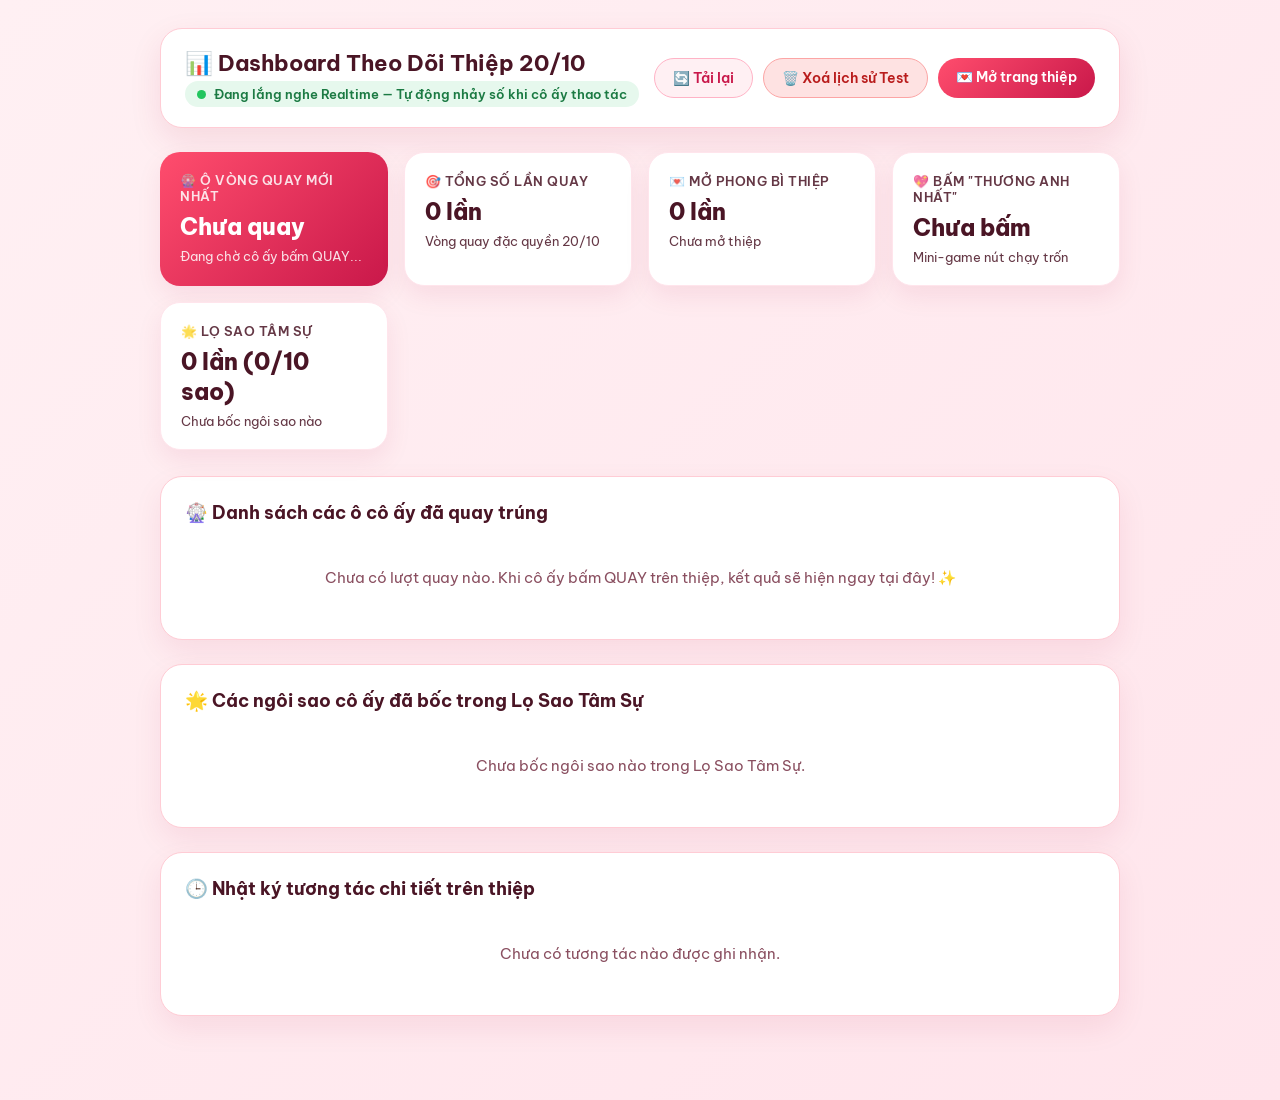
<file: dashboard.html>
<!DOCTYPE html>
<html lang="vi">
<head>
  <meta charset="UTF-8" />
  <meta name="viewport" content="width=device-width, initial-scale=1.0" />
  <title>📊 Dashboard Theo Dõi Thiệp 20/10 — Realtime</title>
  <link rel="preconnect" href="https://fonts.googleapis.com" />
  <link rel="preconnect" href="https://fonts.gstatic.com" crossorigin />
  <link href="https://fonts.googleapis.com/css2?family=Be+Vietnam+Pro:wght@400;500;600;700;800&display=swap" rel="stylesheet" />
  <style>
    :root {
      --rose-primary: #ff4d6d;
      --rose-deep: #c9184a;
      --wine-dark: #4a1525;
      --bg-soft: #fff5f7;
    }
    * { box-sizing: border-box; margin: 0; padding: 0; }
    body {
      min-height: 100vh;
      font-family: 'Be Vietnam Pro', sans-serif;
      background: linear-gradient(135deg, #fff0f3 0%, #ffe5ec 100%);
      color: var(--wine-dark);
      padding: 28px 16px 60px;
    }
    .wrap {
      max-width: 960px;
      margin: 0 auto;
    }
    .top-bar {
      display: flex;
      flex-wrap: wrap;
      align-items: center;
      justify-content: space-between;
      gap: 14px;
      margin-bottom: 24px;
      background: #ffffff;
      padding: 20px 24px;
      border-radius: 22px;
      box-shadow: 0 12px 32px rgba(164, 19, 60, 0.1);
      border: 1px solid #ffccd5;
    }
    .title-group h1 {
      font-size: 1.4rem;
      color: var(--wine-dark);
      margin-bottom: 4px;
    }
    .live-pill {
      display: inline-flex;
      align-items: center;
      gap: 8px;
      font-size: 0.82rem;
      font-weight: 600;
      color: #1b7a43;
      background: #e6f8ed;
      padding: 5px 12px;
      border-radius: 999px;
    }
    .live-dot {
      width: 9px;
      height: 9px;
      border-radius: 50%;
      background: #22c55e;
      animation: blinkDot 1.4s infinite;
    }
    @keyframes blinkDot {
      0%, 100% { opacity: 1; transform: scale(1); }
      50% { opacity: 0.4; transform: scale(1.25); }
    }
    .action-btns {
      display: flex;
      flex-wrap: wrap;
      gap: 10px;
    }
    .btn {
      padding: 10px 18px;
      border-radius: 999px;
      border: none;
      font-family: inherit;
      font-size: 0.86rem;
      font-weight: 600;
      cursor: pointer;
      text-decoration: none;
      transition: transform 0.2s ease;
    }
    .btn:hover { transform: translateY(-2px); }
    .btn-refresh {
      background: #fff0f3;
      color: var(--rose-deep);
      border: 1px solid #ffb3c6;
    }
    .btn-clear {
      background: #fee2e2;
      color: #b91c1c;
      border: 1px solid #fca5a5;
    }
    .btn-primary {
      background: linear-gradient(135deg, var(--rose-primary), var(--rose-deep));
      color: #fff;
    }

    /* Stats Grid */
    .stats-grid {
      display: grid;
      grid-template-columns: repeat(auto-fit, minmax(210px, 1fr));
      gap: 16px;
      margin-bottom: 26px;
    }
    .stat-card {
      background: #ffffff;
      padding: 20px;
      border-radius: 20px;
      box-shadow: 0 10px 26px rgba(164, 19, 60, 0.08);
      border: 1px solid #ffe5ec;
    }
    .stat-card.highlight {
      background: linear-gradient(135deg, #ff4d6d 0%, #c9184a 100%);
      color: #ffffff;
      border: none;
    }
    .stat-label {
      font-size: 0.8rem;
      font-weight: 600;
      opacity: 0.85;
      margin-bottom: 8px;
      text-transform: uppercase;
      letter-spacing: 0.5px;
    }
    .stat-value {
      font-size: 1.45rem;
      font-weight: 800;
      line-height: 1.3;
    }
    .stat-sub {
      font-size: 0.8rem;
      margin-top: 6px;
      opacity: 0.85;
    }

    /* Sections */
    .panel {
      background: #ffffff;
      border-radius: 22px;
      padding: 24px;
      margin-bottom: 24px;
      box-shadow: 0 12px 30px rgba(164, 19, 60, 0.08);
      border: 1px solid #ffccd5;
    }
    .panel-title {
      font-size: 1.15rem;
      font-weight: 700;
      margin-bottom: 16px;
      display: flex;
      align-items: center;
      justify-content: space-between;
    }
    .spin-list {
      display: grid;
      gap: 12px;
    }
    .spin-item {
      display: flex;
      flex-wrap: wrap;
      align-items: center;
      justify-content: space-between;
      gap: 12px;
      padding: 16px 18px;
      border-radius: 16px;
      background: #fff5f7;
      border-left: 5px solid var(--rose-deep);
    }
    .spin-prize {
      font-size: 1.1rem;
      font-weight: 800;
      color: var(--rose-deep);
    }
    .spin-detail {
      font-size: 0.88rem;
      color: var(--wine-dark);
      margin-top: 3px;
    }
    .spin-meta {
      font-size: 0.8rem;
      color: #8a4f60;
      font-weight: 600;
      text-align: right;
    }

    .timeline-list {
      display: grid;
      gap: 10px;
    }
    .timeline-row {
      display: flex;
      align-items: center;
      justify-content: space-between;
      gap: 12px;
      padding: 12px 16px;
      border-radius: 12px;
      background: #fcf8f9;
      border: 1px solid #ffe5ec;
      font-size: 0.9rem;
    }
    .empty-state {
      text-align: center;
      padding: 28px 16px;
      color: #8a4f60;
      font-size: 0.92rem;
    }
  </style>
</head>
<body>
  <div class="wrap">
    <header class="top-bar">
      <div class="title-group">
        <h1>📊 Dashboard Theo Dõi Thiệp 20/10</h1>
        <div class="live-pill">
          <span class="live-dot"></span>
          <span id="conn-status">Đang lắng nghe Realtime — Tự động nhảy số khi cô ấy thao tác</span>
        </div>
      </div>

      <div class="action-btns">
        <button id="refresh-btn" class="btn btn-refresh" type="button">🔄 Tải lại</button>
        <button id="clear-btn" class="btn btn-clear" type="button">🗑️ Xoá lịch sử Test</button>
        <a href="index.html" class="btn btn-primary">💌 Mở trang thiệp</a>
      </div>
    </header>

    <!-- 4 Summary Cards -->
    <section class="stats-grid">
      <div class="stat-card highlight">
        <div class="stat-label">🎡 Ô Vòng Quay Mới Nhất</div>
        <div id="latest-prize-val" class="stat-value">Chưa quay</div>
        <div id="latest-prize-time" class="stat-sub">Đang chờ cô ấy bấm QUAY...</div>
      </div>

      <div class="stat-card">
        <div class="stat-label">🎯 Tổng Số Lần Quay</div>
        <div id="total-spins-val" class="stat-value">0 lần</div>
        <div id="total-spins-sub" class="stat-sub">Vòng quay đặc quyền 20/10</div>
      </div>

      <div class="stat-card">
        <div class="stat-label">💌 Mở Phong Bì Thiệp</div>
        <div id="total-opens-val" class="stat-value">0 lần</div>
        <div id="latest-device-sub" class="stat-sub">Chưa mở thiệp</div>
      </div>

      <div class="stat-card">
        <div class="stat-label">💖 Bấm "Thương Anh Nhất"</div>
        <div id="love-yes-val" class="stat-value">Chưa bấm</div>
        <div id="love-dodge-sub" class="stat-sub">Mini-game nút chạy trốn</div>
      </div>

      <div class="stat-card">
        <div class="stat-label">🌟 Lọ Sao Tâm Sự</div>
        <div id="jar-count-val" class="stat-value">0 lần bốc</div>
        <div id="jar-latest-sub" class="stat-sub">Chưa bốc ngôi sao nào</div>
      </div>
    </section>

    <!-- Highlighted Wheel Spins Panel -->
    <section class="panel">
      <div class="panel-title">
        <span>🎡 Danh sách các ô cô ấy đã quay trúng</span>
      </div>
      <div id="spin-list" class="spin-list">
        <div class="empty-state">Chưa có lượt quay nào. Khi cô ấy bấm QUAY trên thiệp, kết quả sẽ hiện ngay tại đây! ✨</div>
      </div>
    </section>

    <!-- Highlighted Love Jar Stars Panel -->
    <section class="panel">
      <div class="panel-title">
        <span>🌟 Các ngôi sao cô ấy đã bốc trong Lọ Sao Tâm Sự</span>
      </div>
      <div id="jar-list" class="spin-list">
        <div class="empty-state">Chưa bốc ngôi sao nào trong Lọ Sao Tâm Sự.</div>
      </div>
    </section>

    <!-- Full Activity Timeline -->
    <section class="panel">
      <div class="panel-title">
        <span>🕒 Nhật ký tương tác chi tiết trên thiệp</span>
      </div>
      <div id="timeline-list" class="timeline-list">
        <div class="empty-state">Chưa có tương tác nào được ghi nhận.</div>
      </div>
    </section>
  </div>

  <script src="src/config.js"></script>
  <script>
    (function () {
      const cfg = window.CARD_CONFIG || {};
      const TOPIC = cfg.trackingTopic || "vietchuu-2010-card-tracker-8826";
      let allEvents = [];
      let resetAfterTs = Number(localStorage.getItem("thiep_2010_reset_ts") || "0");

      function mergeEvent(ev) {
        if (!ev || !ev.type || !ev.ts) return;
        if (ev.type === "reset_log") {
          if (ev.ts > resetAfterTs) {
            resetAfterTs = ev.ts;
            localStorage.setItem("thiep_2010_reset_ts", String(resetAfterTs));
          }
          renderDashboard();
          return;
        }
        const exists = allEvents.some((item) => item.ts === ev.ts && item.type === ev.type);
        if (!exists) {
          allEvents.push(ev);
          allEvents.sort((a, b) => b.ts - a.ts);
          renderDashboard();
        }
      }

      function renderDashboard() {
        const visible = allEvents.filter((e) => e.ts > resetAfterTs);
        const spins = visible.filter((e) => e.type === "spin_wheel");
        const opens = visible.filter((e) => e.type === "open_envelope");
        const yesClicks = visible.filter((e) => e.type === "click_love_yes");
        const jarPicks = visible.filter((e) => e.type === "pick_star_note");

        // 1. Latest spin card
        const latestPrizeEl = document.getElementById("latest-prize-val");
        const latestPrizeTimeEl = document.getElementById("latest-prize-time");
        if (spins.length > 0) {
          latestPrizeEl.textContent = spins[0].label || "Đã quay trúng";
          latestPrizeTimeEl.textContent = `Lúc ${spins[0].timeStr || ""} (${spins[0].device || ""})`;
        } else {
          latestPrizeEl.textContent = "Chưa quay";
          latestPrizeTimeEl.textContent = "Đang chờ cô ấy bấm QUAY...";
        }

        // 2. Total spins
        document.getElementById("total-spins-val").textContent = `${spins.length} lần`;
        document.getElementById("total-spins-sub").textContent = spins.length
          ? `Mới nhất: ${spins[0].label}`
          : "Vòng quay đặc quyền 20/10";

        // 3. Opens
        document.getElementById("total-opens-val").textContent = `${opens.length} lần`;
        document.getElementById("latest-device-sub").textContent = opens.length
          ? `${opens[0].device} • ${opens[0].timeStr}`
          : "Chưa mở thiệp";

        // 4. Love Yes
        if (yesClicks.length > 0) {
          document.getElementById("love-yes-val").textContent = "Đã bấm 💖";
          document.getElementById("love-dodge-sub").textContent = yesClicks[0].note || "";
        } else {
          document.getElementById("love-yes-val").textContent = "Chưa bấm";
          document.getElementById("love-dodge-sub").textContent = "Mini-game nút chạy trốn";
        }

        // 5. Love Jar (Lọ Sao Tâm Sự)
        const uniqueStars = new Set(jarPicks.map((j) => j.starNum).filter(Boolean));
        document.getElementById("jar-count-val").textContent = `${jarPicks.length} lần (${uniqueStars.size}/10 sao)`;
        document.getElementById("jar-latest-sub").textContent = jarPicks.length
          ? `Mới nhất: Sao #${jarPicks[0].starNum || 1} • ${jarPicks[0].timeStr || ""}`
          : "Chưa bốc ngôi sao nào";

        // Render Love Jar List
        const jarListEl = document.getElementById("jar-list");
        if (jarListEl) {
          if (jarPicks.length === 0) {
            jarListEl.innerHTML = `<div class="empty-state">Chưa bốc ngôi sao nào trong Lọ Sao Tâm Sự.</div>`;
          } else {
            jarListEl.innerHTML = jarPicks
              .map(
                (j) => `
                <div class="spin-item" style="border-left-color: #ffb703; background: #fffcf2;">
                  <div>
                    <div class="spin-prize" style="color: #b45309;">${j.label || "🌟 Đã bốc sao"}</div>
                    <div class="spin-detail">${j.note || ""}</div>
                  </div>
                  <div class="spin-meta">
                    <div>🕒 ${j.timeStr || ""} - ${j.dateStr || ""}</div>
                    <div>${j.device || ""}</div>
                  </div>
                </div>
              `
              )
              .join("");
          }
        }

        // Render Spin List
        const spinListEl = document.getElementById("spin-list");
        if (spins.length === 0) {
          spinListEl.innerHTML = `<div class="empty-state">Chưa có lượt quay nào. Khi cô ấy bấm QUAY trên thiệp, kết quả sẽ hiện ngay tại đây! ✨</div>`;
        } else {
          spinListEl.innerHTML = spins
            .map(
              (s, idx) => `
              <div class="spin-item">
                <div>
                  <div class="spin-prize">🎯 Lần #${spins.length - idx}: ${s.label || ""}</div>
                  <div class="spin-detail">${s.note || ""}</div>
                </div>
                <div class="spin-meta">
                  <div>🕒 ${s.timeStr || ""} - ${s.dateStr || ""}</div>
                  <div>${s.device || ""}</div>
                </div>
              </div>
            `
            )
            .join("");
        }

        // Render Full Timeline
        const timelineEl = document.getElementById("timeline-list");
        if (visible.length === 0) {
          timelineEl.innerHTML = `<div class="empty-state">Chưa có tương tác nào được ghi nhận.</div>`;
        } else {
          timelineEl.innerHTML = visible
            .map(
              (ev) => `
              <div class="timeline-row">
                <div>
                  <strong>${ev.label || ev.type}</strong>
                  ${ev.note ? `<div style="font-size:0.82rem;color:#8a4f60;margin-top:2px;">${ev.note}</div>` : ""}
                </div>
                <div style="text-align:right;font-size:0.78rem;color:#8a4f60;white-space:nowrap;">
                  <div>${ev.timeStr || ""}</div>
                  <div>${ev.device || ""}</div>
                </div>
              </div>
            `
            )
            .join("");
        }
      }

      // Load local events first
      function loadLocalBackup() {
        try {
          const localList = JSON.parse(localStorage.getItem("thiep_2010_events") || "[]");
          localList.forEach(mergeEvent);
        } catch (_) {}
      }

      // Fetch historical cloud events
      async function fetchCloudHistory() {
        try {
          const resp = await fetch(`https://ntfy.sh/${TOPIC}/json?poll=1&since=all`);
          const text = await resp.text();
          const lines = text.split("\n").map((l) => l.trim()).filter(Boolean);
          lines.forEach((line) => {
            try {
              const wrapper = JSON.parse(line);
              if (wrapper && wrapper.message) {
                const ev = JSON.parse(wrapper.message);
                mergeEvent(ev);
              }
            } catch (_) {}
          });
        } catch (_) {}
      }

      // Subscribe to realtime SSE stream
      function subscribeRealtime() {
        try {
          const es = new EventSource(`https://ntfy.sh/${TOPIC}/sse`);
          es.onmessage = (e) => {
            try {
              const wrapper = JSON.parse(e.data);
              if (wrapper && wrapper.message) {
                const ev = JSON.parse(wrapper.message);
                mergeEvent(ev);
              }
            } catch (_) {}
          };
        } catch (_) {}
      }

      document.getElementById("refresh-btn").addEventListener("click", () => {
        loadLocalBackup();
        fetchCloudHistory();
      });

      document.getElementById("clear-btn").addEventListener("click", async () => {
        const now = Date.now();
        resetAfterTs = now;
        localStorage.setItem("thiep_2010_reset_ts", String(now));
        localStorage.removeItem("thiep_2010_events");
        renderDashboard();
        try {
          await fetch(`https://ntfy.sh/${TOPIC}`, {
            method: "POST",
            headers: { "Content-Type": "text/plain; charset=utf-8" },
            body: JSON.stringify({ type: "reset_log", ts: now })
          });
        } catch (_) {}
      });

      loadLocalBackup();
      fetchCloudHistory();
      subscribeRealtime();
      renderDashboard();
    })();
  </script>
</body>
</html>
</file>
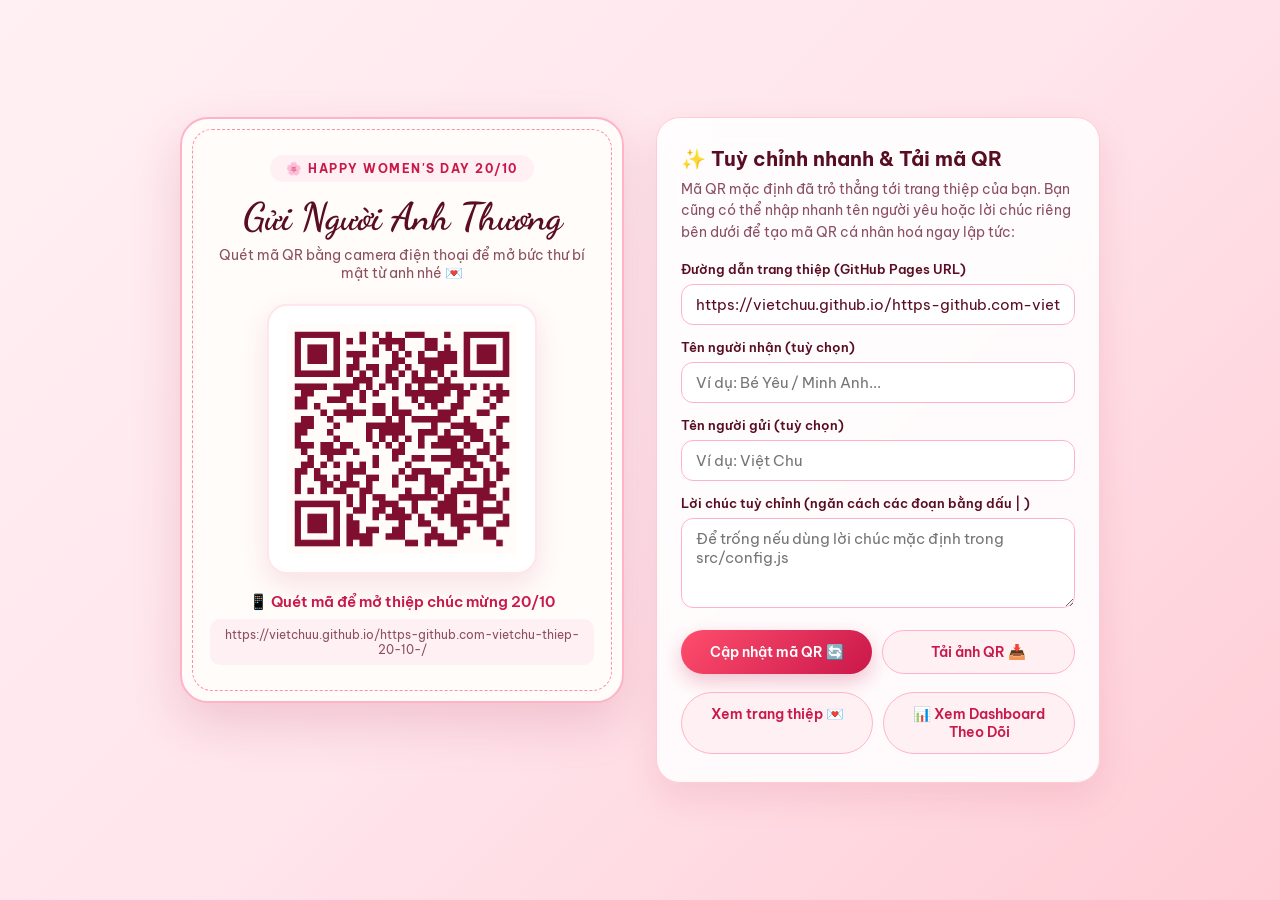
<file: qr.html>
<!DOCTYPE html>
<html lang="vi">
<head>
  <meta charset="UTF-8" />
  <meta name="viewport" content="width=device-width, initial-scale=1.0" />
  <title>Mã QR Thiệp 20/10 — Quét Để Mở Thiệp 💕</title>
  <link rel="preconnect" href="https://fonts.googleapis.com" />
  <link rel="preconnect" href="https://fonts.gstatic.com" crossorigin />
  <link href="https://fonts.googleapis.com/css2?family=Be+Vietnam+Pro:wght@400;500;600;700&family=Dancing+Script:wght@700&display=swap" rel="stylesheet" />
  <style>
    :root {
      --rose-primary: #ff4d6d;
      --rose-deep: #c9184a;
      --wine-dark: #590d22;
    }
    * { box-sizing: border-box; margin: 0; padding: 0; }
    body {
      min-height: 100vh;
      font-family: 'Be Vietnam Pro', sans-serif;
      background: linear-gradient(135deg, #fff0f3 0%, #ffe5ec 50%, #ffccd5 100%);
      color: var(--wine-dark);
      display: flex;
      flex-direction: column;
      align-items: center;
      justify-content: center;
      padding: 32px 16px;
    }
    .container {
      display: grid;
      grid-template-columns: repeat(auto-fit, minmax(320px, 1fr));
      gap: 32px;
      max-width: 920px;
      width: 100%;
      align-items: start;
    }
    .qr-poster {
      background: #fffcf9;
      border-radius: 28px;
      padding: 36px 28px;
      text-align: center;
      box-shadow: 0 20px 50px rgba(164, 19, 60, 0.16);
      border: 2px solid #ffb3c6;
      position: relative;
    }
    .qr-poster::before {
      content: "";
      position: absolute;
      inset: 10px;
      border: 1px dashed #ff8fa3;
      border-radius: 20px;
      pointer-events: none;
    }
    .poster-badge {
      display: inline-block;
      background: #fff0f3;
      color: var(--rose-deep);
      font-size: 0.78rem;
      font-weight: 700;
      letter-spacing: 1.5px;
      text-transform: uppercase;
      padding: 6px 16px;
      border-radius: 999px;
      margin-bottom: 12px;
    }
    .poster-title {
      font-family: 'Dancing Script', cursive;
      font-size: 2.4rem;
      color: var(--wine-dark);
      margin-bottom: 6px;
    }
    .poster-sub {
      font-size: 0.9rem;
      color: #8a4f60;
      margin-bottom: 22px;
    }
    .qr-frame {
      background: #ffffff;
      padding: 18px;
      border-radius: 20px;
      display: inline-flex;
      align-items: center;
      justify-content: center;
      box-shadow: 0 10px 28px rgba(201, 24, 74, 0.12);
      border: 2px solid #ffe5ec;
      margin-bottom: 18px;
    }
    .qr-frame img {
      width: 230px;
      height: 230px;
      display: block;
    }
    .scan-hint {
      font-weight: 600;
      color: var(--rose-deep);
      font-size: 0.95rem;
      margin-bottom: 8px;
    }
    .target-url {
      font-size: 0.78rem;
      color: #8a4f60;
      word-break: break-all;
      background: #fff0f3;
      padding: 8px 12px;
      border-radius: 10px;
    }
    .control-panel {
      background: rgba(255, 255, 255, 0.88);
      backdrop-filter: blur(12px);
      border-radius: 24px;
      padding: 28px 24px;
      box-shadow: 0 14px 36px rgba(164, 19, 60, 0.1);
      border: 1px solid #ffccd5;
    }
    .control-panel h2 {
      font-size: 1.25rem;
      margin-bottom: 8px;
      color: var(--wine-dark);
    }
    .control-panel p {
      font-size: 0.88rem;
      color: #8a4f60;
      margin-bottom: 18px;
      line-height: 1.5;
    }
    .field {
      margin-bottom: 14px;
    }
    .field label {
      display: block;
      font-size: 0.84rem;
      font-weight: 600;
      margin-bottom: 6px;
    }
    .field input, .field textarea {
      width: 100%;
      padding: 10px 14px;
      border-radius: 12px;
      border: 1px solid #ffb3c6;
      font-family: inherit;
      font-size: 0.92rem;
      background: #fff;
      color: var(--wine-dark);
    }
    .field textarea {
      min-height: 90px;
      resize: vertical;
    }
    .btn-row {
      display: flex;
      flex-wrap: wrap;
      gap: 10px;
      margin-top: 18px;
    }
    .btn {
      flex: 1;
      min-width: 140px;
      padding: 12px 18px;
      border-radius: 999px;
      border: none;
      font-family: inherit;
      font-size: 0.9rem;
      font-weight: 600;
      cursor: pointer;
      text-align: center;
      text-decoration: none;
      transition: transform 0.2s ease;
    }
    .btn:hover { transform: translateY(-2px); }
    .btn-fill {
      background: linear-gradient(135deg, var(--rose-primary), var(--rose-deep));
      color: #fff;
      box-shadow: 0 8px 20px rgba(201, 24, 74, 0.25);
    }
    .btn-outline {
      background: #fff0f3;
      color: var(--rose-deep);
      border: 1px solid #ffb3c6;
    }
  </style>
</head>
<body>
  <div class="container">
    <!-- Left: Printable/Shareable QR Card -->
    <div class="qr-poster">
      <span class="poster-badge">🌸 Happy Women's Day 20/10</span>
      <h1 id="poster-title" class="poster-title">Gửi Người Anh Thương</h1>
      <p class="poster-sub">Quét mã QR bằng camera điện thoại để mở bức thư bí mật từ anh nhé 💌</p>

      <div class="qr-frame">
        <img id="qr-image" src="qr-20-10.png" alt="Mã QR Thiệp 20/10" />
      </div>

      <div class="scan-hint">📱 Quét mã để mở thiệp chúc mừng 20/10</div>
      <div id="target-url" class="target-url">
        https://vietchuu.github.io/https-github.com-vietchu-thiep-20-10-/
      </div>
    </div>

    <!-- Right: Live Customizer & Actions -->
    <div class="control-panel">
      <h2>✨ Tuỳ chỉnh nhanh & Tải mã QR</h2>
      <p>
        Mã QR mặc định đã trỏ thẳng tới trang thiệp của bạn. Bạn cũng có thể nhập nhanh tên người yêu hoặc lời chúc riêng bên dưới để tạo mã QR cá nhân hoá ngay lập tức:
      </p>

      <div class="field">
        <label for="input-url">Đường dẫn trang thiệp (GitHub Pages URL)</label>
        <input id="input-url" type="text" value="https://vietchuu.github.io/https-github.com-vietchu-thiep-20-10-/" />
      </div>

      <div class="field">
        <label for="input-to">Tên người nhận (tuỳ chọn)</label>
        <input id="input-to" type="text" placeholder="Ví dụ: Bé Yêu / Minh Anh..." />
      </div>

      <div class="field">
        <label for="input-from">Tên người gửi (tuỳ chọn)</label>
        <input id="input-from" type="text" placeholder="Ví dụ: Việt Chu" />
      </div>

      <div class="field">
        <label for="input-msg">Lời chúc tuỳ chỉnh (ngăn cách các đoạn bằng dấu | )</label>
        <textarea id="input-msg" placeholder="Để trống nếu dùng lời chúc mặc định trong src/config.js"></textarea>
      </div>

      <div class="btn-row">
        <button id="update-qr-btn" class="btn btn-fill" type="button">Cập nhật mã QR 🔄</button>
        <a id="download-qr-btn" class="btn btn-outline" href="qr-20-10.png" download="QR-Thiep-20-10.png">Tải ảnh QR 📥</a>
      </div>

      <div class="btn-row">
        <a id="open-card-link" class="btn btn-outline" href="index.html">Xem trang thiệp 💌</a>
        <a class="btn btn-outline" href="dashboard.html">📊 Xem Dashboard Theo Dõi</a>
      </div>
    </div>
  </div>

  <script src="src/config.js"></script>
  <script>
    (function () {
      const cfg = window.CARD_CONFIG || {};
      const inputUrl = document.getElementById("input-url");
      const inputTo = document.getElementById("input-to");
      const inputFrom = document.getElementById("input-from");
      const inputMsg = document.getElementById("input-msg");
      const qrImage = document.getElementById("qr-image");
      const targetUrlEl = document.getElementById("target-url");
      const downloadBtn = document.getElementById("download-qr-btn");
      const openCardLink = document.getElementById("open-card-link");
      const posterTitle = document.getElementById("poster-title");

      if (cfg.deployedUrl) {
        inputUrl.value = cfg.deployedUrl;
      }

      function buildTargetUrl() {
        let base = inputUrl.value.trim() || "https://vietchuu.github.io/https-github.com-vietchu-thiep-20-10-/";
        const params = new URLSearchParams();
        if (inputTo.value.trim()) {
          params.set("to", inputTo.value.trim());
          posterTitle.textContent = `Gửi ${inputTo.value.trim()} 💕`;
        } else {
          posterTitle.textContent = "Gửi Người Anh Thương";
        }
        if (inputFrom.value.trim()) params.set("from", inputFrom.value.trim());
        if (inputMsg.value.trim()) params.set("msg", inputMsg.value.trim());

        const qs = params.toString();
        return qs ? `${base}${base.includes("?") ? "&" : "?"}${qs}` : base;
      }

      function refreshQr() {
        const finalUrl = buildTargetUrl();
        targetUrlEl.textContent = finalUrl;
        const apiQr = `https://api.qrserver.com/v1/create-qr-code/?size=600x600&margin=16&color=800f2f&bgcolor=fffcf9&data=${encodeURIComponent(finalUrl)}`;
        qrImage.src = apiQr;
        downloadBtn.href = apiQr;

        const localParams = new URLSearchParams(finalUrl.split("?")[1] || "");
        openCardLink.href = localParams.toString() ? `index.html?${localParams.toString()}` : "index.html";
      }

      document.getElementById("update-qr-btn").addEventListener("click", refreshQr);
    })();
  </script>
</body>
</html>
</file>
